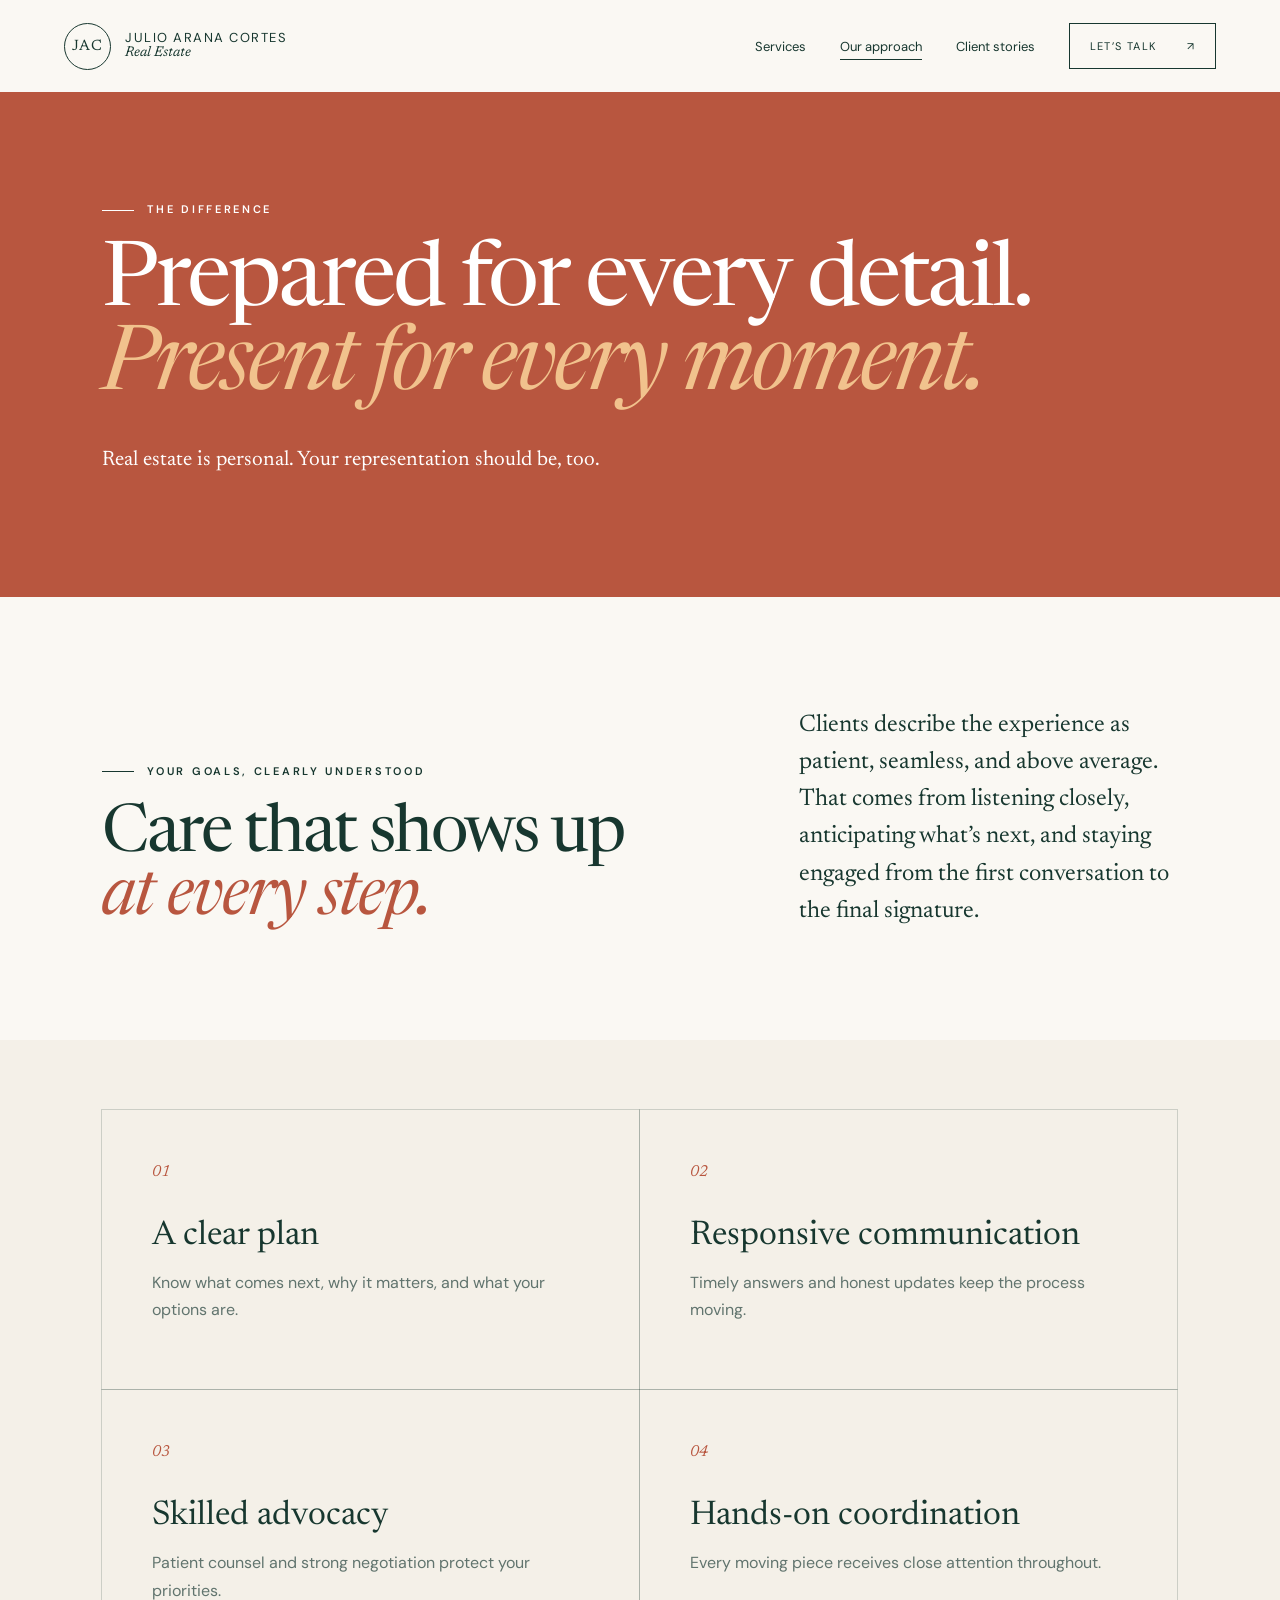
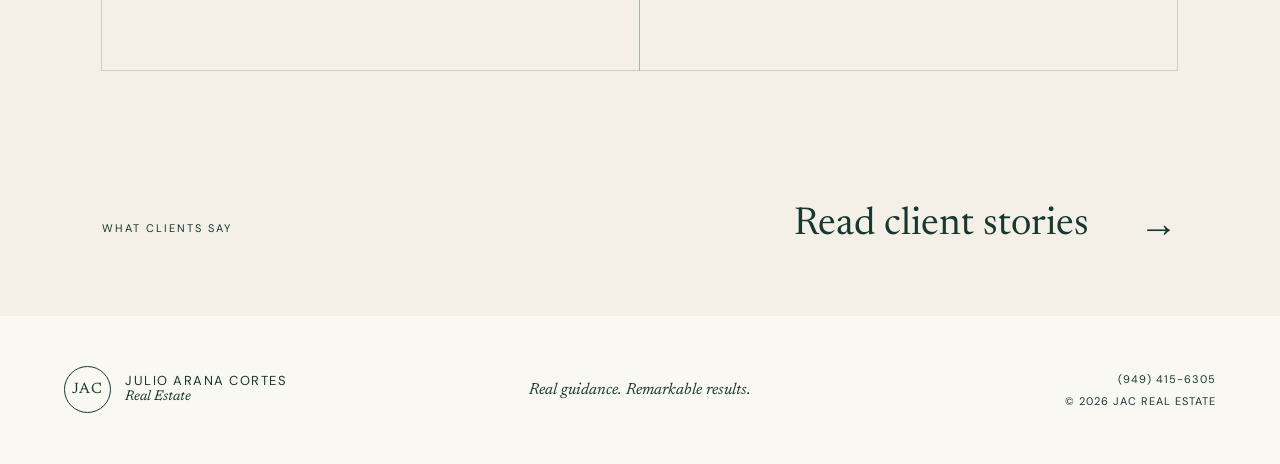
<file: approach.html>
<!doctype html><html lang="en"><head><meta charset="UTF-8"><meta name="viewport" content="width=device-width,initial-scale=1"><meta name="description" content="A prepared, personal approach to Southern California real estate."><title>Our Approach | Julio Arana Cortes Real Estate</title><link rel="stylesheet" href="styles.css"><link href="https://fonts.googleapis.com/css2?family=DM+Sans:wght@400;500;600&family=Newsreader:ital,opsz,wght@0,6..72,400;0,6..72,500;1,6..72,400&display=swap" rel="stylesheet"></head><body><header class="site-header"><a class="brand" href="index.html"><span class="brand-mark">JAC</span><span class="brand-name">Julio Arana Cortes<br><em>Real Estate</em></span></a><button class="menu-toggle" aria-expanded="false" aria-controls="main-nav"><span></span><span></span></button><nav id="main-nav"><a href="services.html">Services</a><a class="active" href="approach.html">Our approach</a><a href="reviews.html">Client stories</a><a class="nav-cta" href="contact.html">Let’s talk <span>↗</span></a></nav></header><main><section class="page-hero terra-hero"><p class="eyebrow">The difference</p><h1>Prepared for every detail.<br><em>Present for every moment.</em></h1><p>Real estate is personal. Your representation should be, too.</p></section><section class="approach-story"><div><p class="section-label">Your goals, clearly understood</p><h2>Care that shows up<br><em>at every step.</em></h2></div><p class="story-copy">Clients describe the experience as patient, seamless, and above average. That comes from listening closely, anticipating what’s next, and staying engaged from the first conversation to the final signature.</p></section><section class="principles"><article><span>01</span><h3>A clear plan</h3><p>Know what comes next, why it matters, and what your options are.</p></article><article><span>02</span><h3>Responsive communication</h3><p>Timely answers and honest updates keep the process moving.</p></article><article><span>03</span><h3>Skilled advocacy</h3><p>Patient counsel and strong negotiation protect your priorities.</p></article><article><span>04</span><h3>Hands-on coordination</h3><p>Every moving piece receives close attention throughout.</p></article></section><section class="next-page"><p>What clients say</p><a href="reviews.html">Read client stories <span>→</span></a></section></main><footer class="site-footer"><a class="brand" href="index.html"><span class="brand-mark">JAC</span><span class="brand-name">Julio Arana Cortes<br><em>Real Estate</em></span></a><p>Real guidance. Remarkable results.</p><div><a href="tel:+19494156305">(949) 415-6305</a><span>© <span data-year></span> JAC Real Estate</span></div></footer><script src="script.js"></script></body></html>
</file>
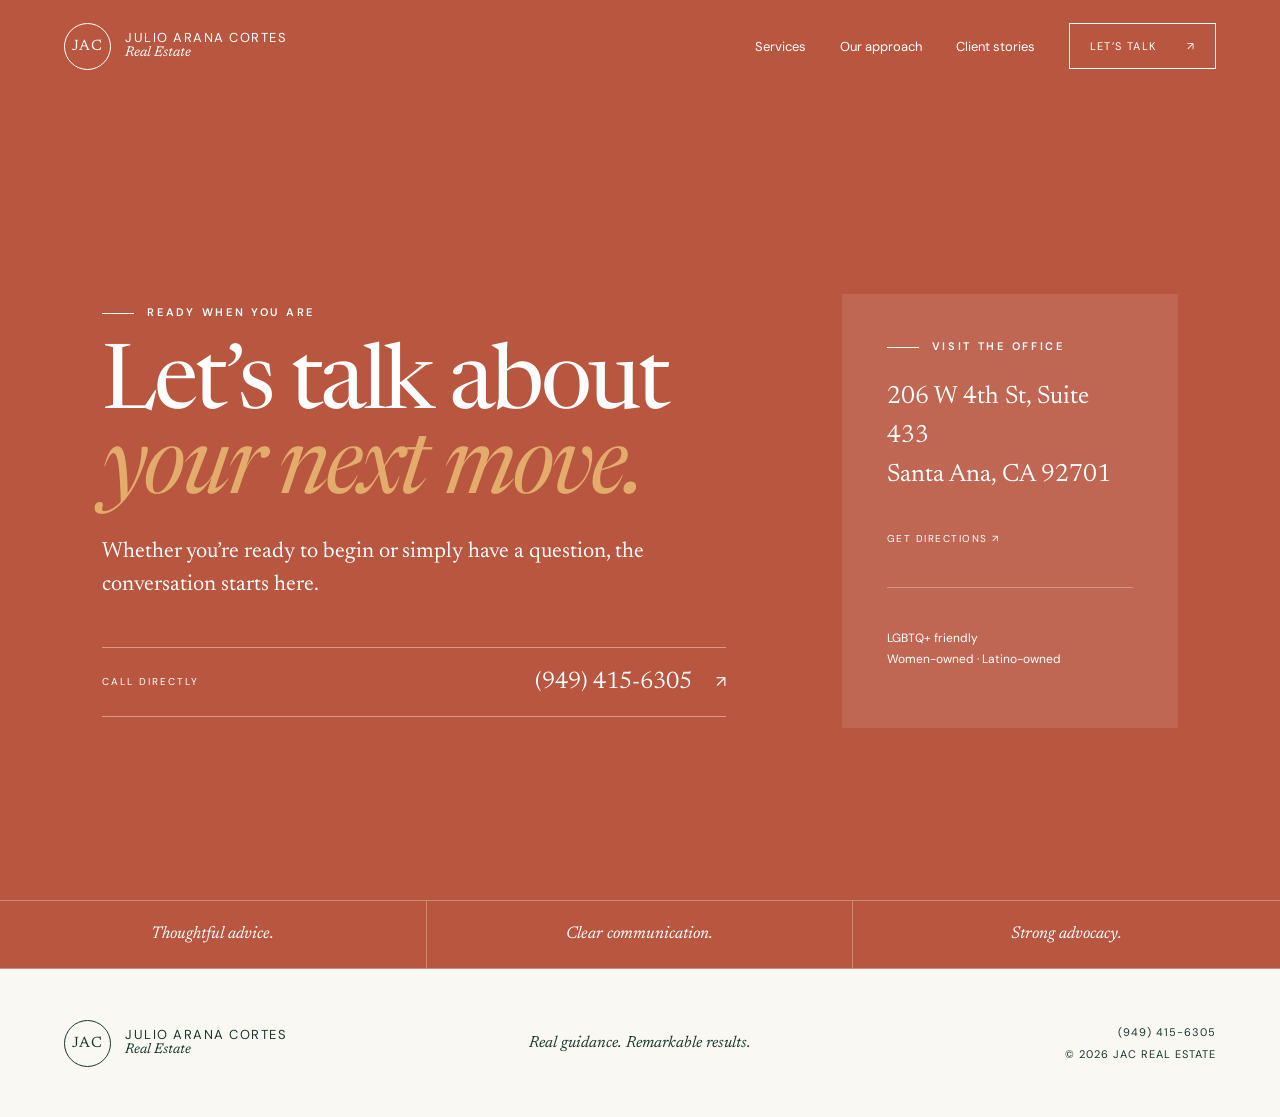
<file: contact.html>
<!doctype html><html lang="en"><head><meta charset="UTF-8"><meta name="viewport" content="width=device-width,initial-scale=1"><meta name="description" content="Contact Julio Arana Cortes Real Estate in Santa Ana, California."><title>Contact | Julio Arana Cortes Real Estate</title><link rel="stylesheet" href="styles.css"><link href="https://fonts.googleapis.com/css2?family=DM+Sans:wght@400;500;600&family=Newsreader:ital,opsz,wght@0,6..72,400;0,6..72,500;1,6..72,400&display=swap" rel="stylesheet"></head><body class="contact-page"><header class="site-header"><a class="brand" href="index.html"><span class="brand-mark">JAC</span><span class="brand-name">Julio Arana Cortes<br><em>Real Estate</em></span></a><button class="menu-toggle" aria-expanded="false" aria-controls="main-nav"><span></span><span></span></button><nav id="main-nav"><a href="services.html">Services</a><a href="approach.html">Our approach</a><a href="reviews.html">Client stories</a><a class="nav-cta active" href="contact.html">Let’s talk <span>↗</span></a></nav></header><main><section class="contact-main"><div><p class="eyebrow">Ready when you are</p><h1>Let’s talk about<br><em>your next move.</em></h1><p>Whether you’re ready to begin or simply have a question, the conversation starts here.</p><a class="contact-phone" href="tel:+19494156305"><small>Call directly</small><strong>(949) 415-6305</strong><span>↗</span></a></div><aside><p class="section-label">Visit the office</p><address>206 W 4th St, Suite 433<br>Santa Ana, CA 92701</address><a href="https://www.google.com/maps/search/?api=1&query=206+W+4th+St+Ste+433+Santa+Ana+CA+92701" target="_blank" rel="noopener">Get directions ↗</a><hr><p class="identity">LGBTQ+ friendly<br>Women-owned · Latino-owned</p></aside></section><section class="contact-note"><span>Thoughtful advice.</span><span>Clear communication.</span><span>Strong advocacy.</span></section></main><footer class="site-footer"><a class="brand" href="index.html"><span class="brand-mark">JAC</span><span class="brand-name">Julio Arana Cortes<br><em>Real Estate</em></span></a><p>Real guidance. Remarkable results.</p><div><a href="tel:+19494156305">(949) 415-6305</a><span>© <span data-year></span> JAC Real Estate</span></div></footer><script src="script.js"></script></body></html>
</file>
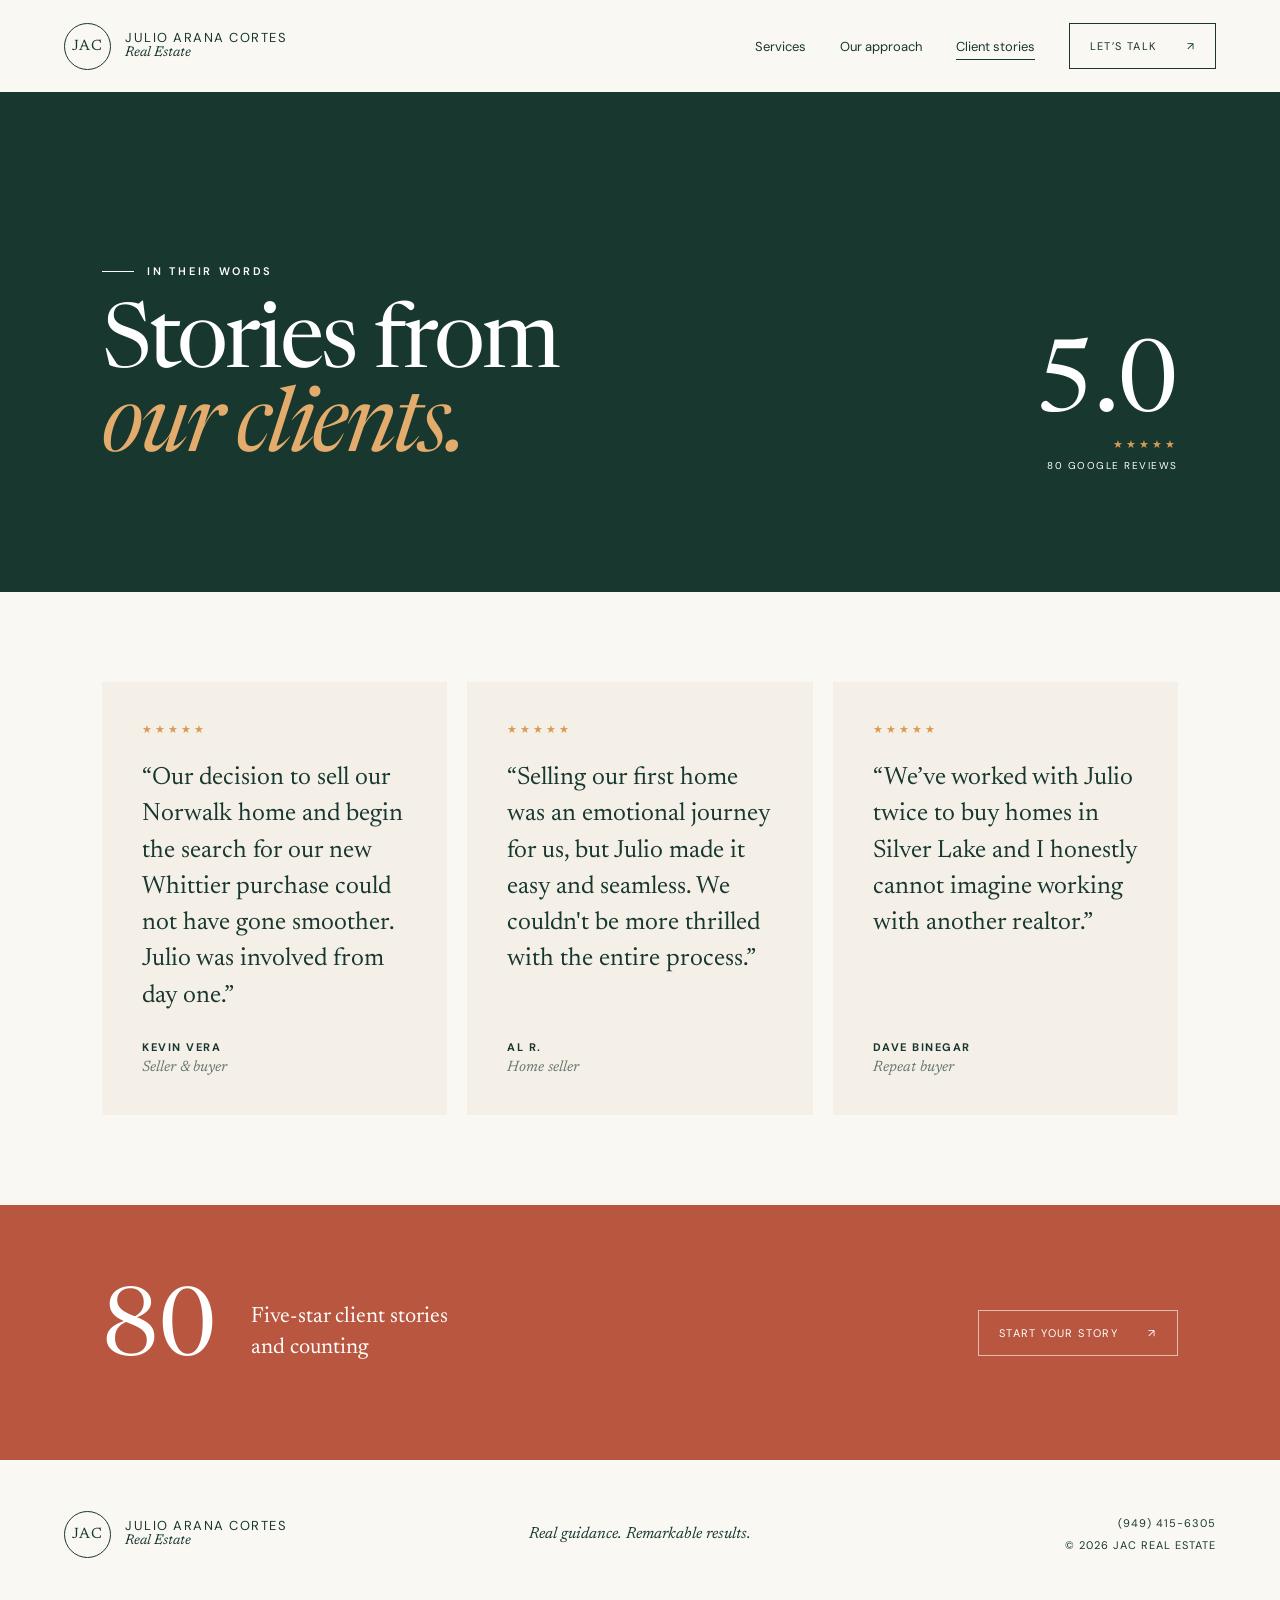
<file: reviews.html>
<!doctype html><html lang="en"><head><meta charset="UTF-8"><meta name="viewport" content="width=device-width,initial-scale=1"><meta name="description" content="Client stories and five-star reviews for Julio Arana Cortes Real Estate."><title>Client Stories | Julio Arana Cortes Real Estate</title><link rel="stylesheet" href="styles.css"><link href="https://fonts.googleapis.com/css2?family=DM+Sans:wght@400;500;600&family=Newsreader:ital,opsz,wght@0,6..72,400;0,6..72,500;1,6..72,400&display=swap" rel="stylesheet"></head><body><header class="site-header"><a class="brand" href="index.html"><span class="brand-mark">JAC</span><span class="brand-name">Julio Arana Cortes<br><em>Real Estate</em></span></a><button class="menu-toggle" aria-expanded="false" aria-controls="main-nav"><span></span><span></span></button><nav id="main-nav"><a href="services.html">Services</a><a href="approach.html">Our approach</a><a class="active" href="reviews.html">Client stories</a><a class="nav-cta" href="contact.html">Let’s talk <span>↗</span></a></nav></header><main><section class="page-hero reviews-hero"><div><p class="eyebrow">In their words</p><h1>Stories from<br><em>our clients.</em></h1></div><div class="big-rating"><strong>5.0</strong><span class="stars">★★★★★</span><small>80 Google reviews</small></div></section><section class="review-grid"><blockquote><span class="stars">★★★★★</span><p>“Our decision to sell our Norwalk home and begin the search for our new Whittier purchase could not have gone smoother. Julio was involved from day one.”</p><footer><strong>Kevin Vera</strong><small>Seller & buyer</small></footer></blockquote><blockquote><span class="stars">★★★★★</span><p>“Selling our first home was an emotional journey for us, but Julio made it easy and seamless. We couldn't be more thrilled with the entire process.”</p><footer><strong>Al R.</strong><small>Home seller</small></footer></blockquote><blockquote><span class="stars">★★★★★</span><p>“We’ve worked with Julio twice to buy homes in Silver Lake and I honestly cannot imagine working with another realtor.”</p><footer><strong>Dave Binegar</strong><small>Repeat buyer</small></footer></blockquote></section><section class="trust-band"><strong>80</strong><p>Five-star client stories<br>and counting</p><a class="button button-light" href="contact.html">Start your story <span>↗</span></a></section></main><footer class="site-footer"><a class="brand" href="index.html"><span class="brand-mark">JAC</span><span class="brand-name">Julio Arana Cortes<br><em>Real Estate</em></span></a><p>Real guidance. Remarkable results.</p><div><a href="tel:+19494156305">(949) 415-6305</a><span>© <span data-year></span> JAC Real Estate</span></div></footer><script src="script.js"></script></body></html>
</file>
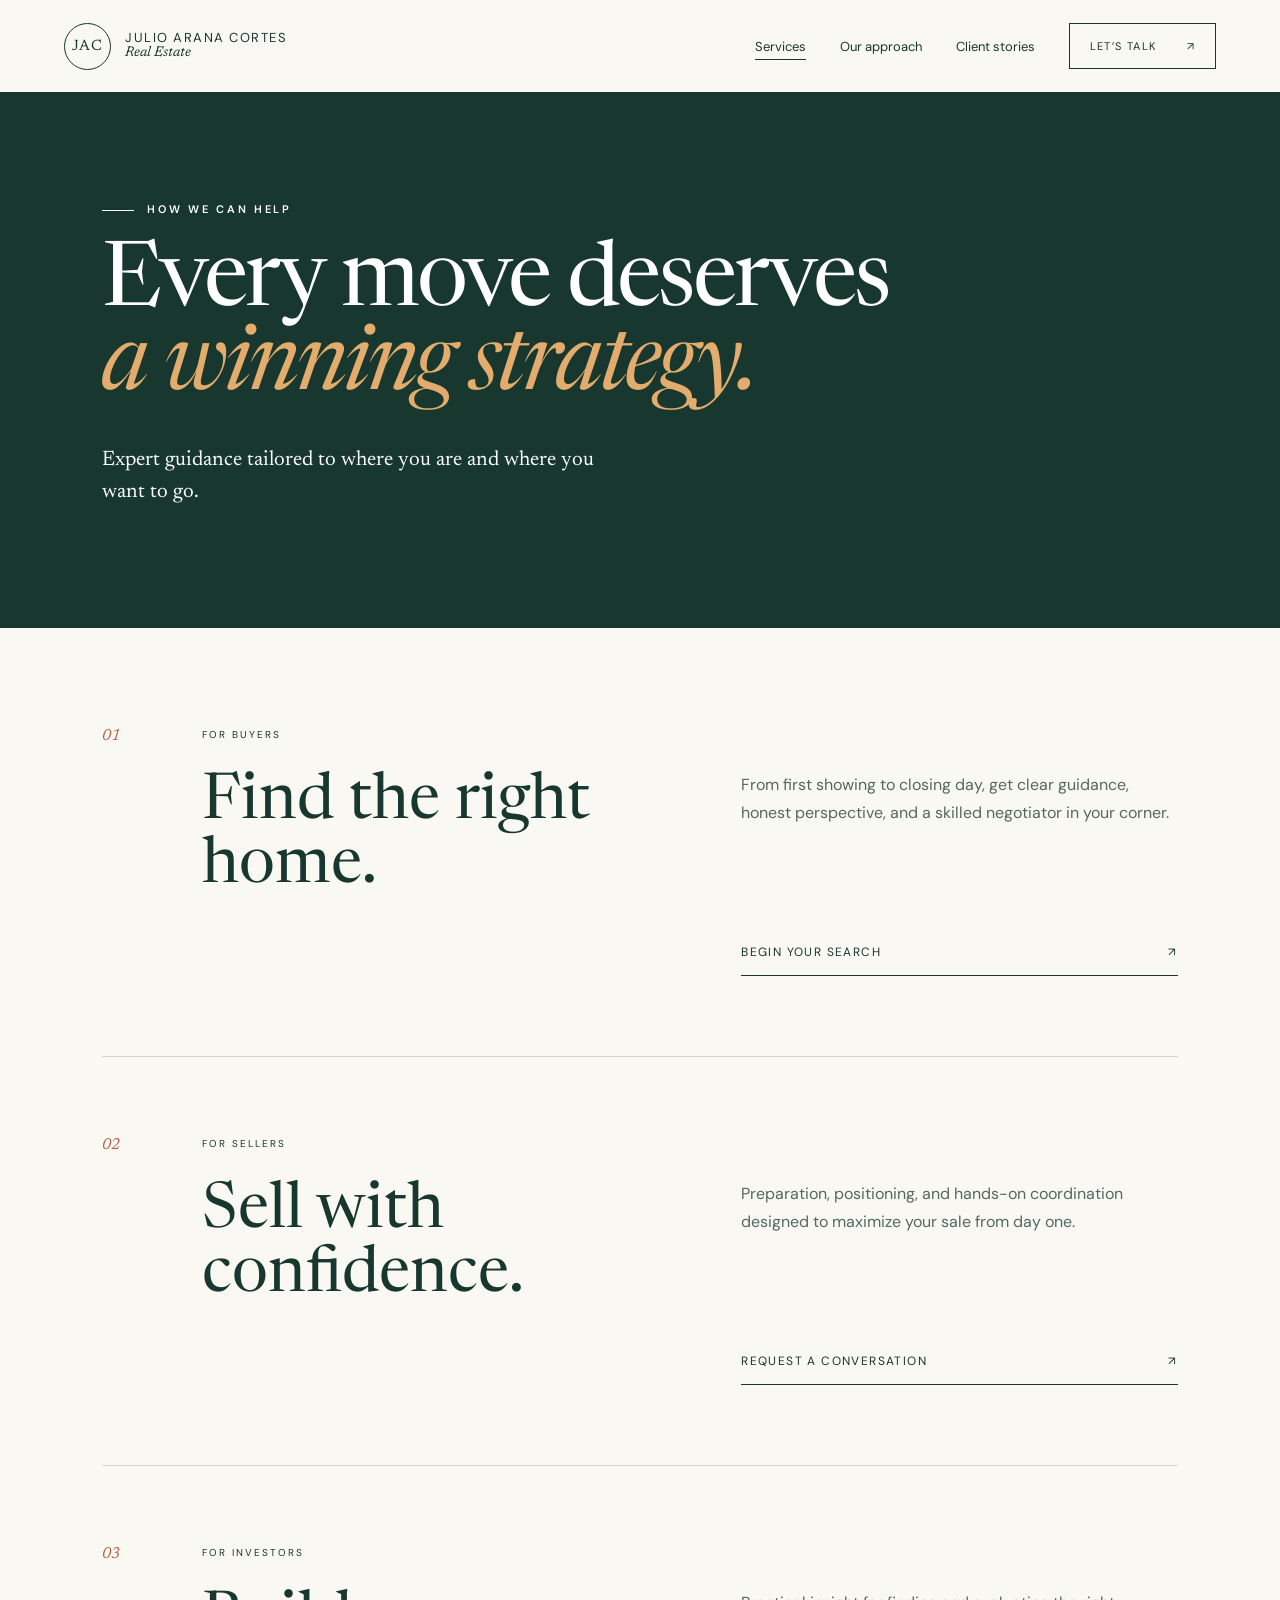
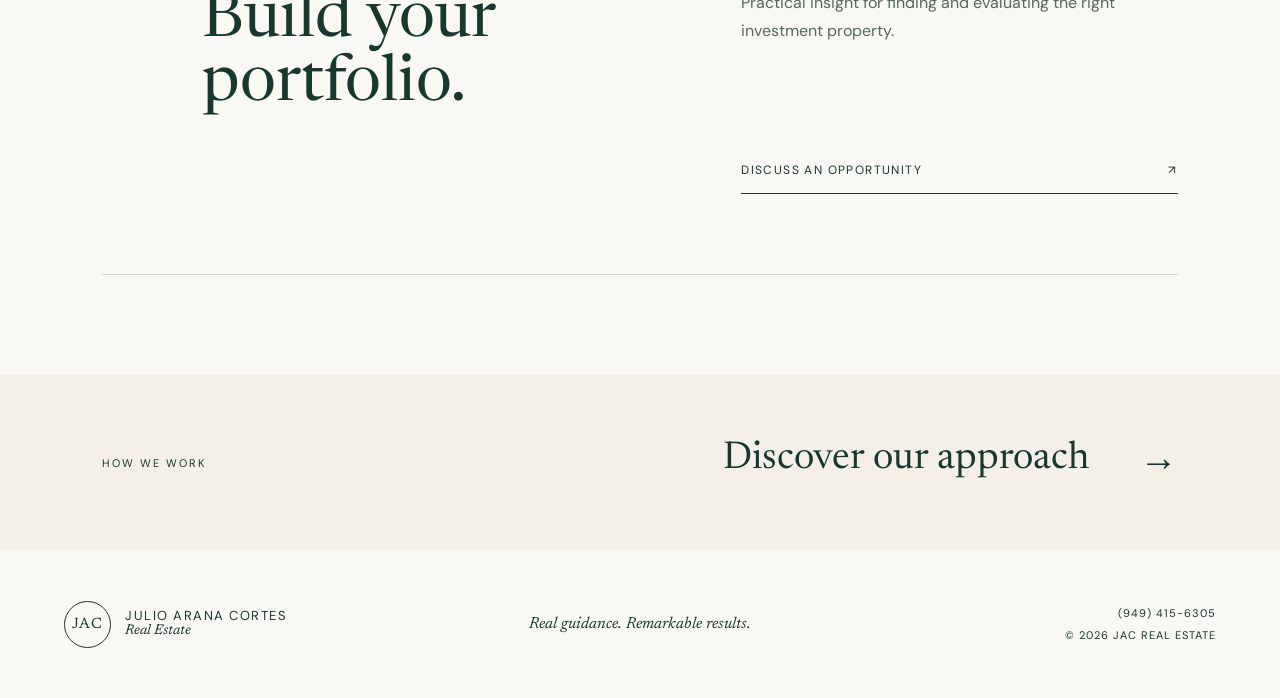
<file: services.html>
<!doctype html><html lang="en"><head><meta charset="UTF-8"><meta name="viewport" content="width=device-width,initial-scale=1"><meta name="description" content="Real estate services for Southern California buyers, sellers, and investors."><title>Services | Julio Arana Cortes Real Estate</title><link rel="stylesheet" href="styles.css"><link href="https://fonts.googleapis.com/css2?family=DM+Sans:wght@400;500;600&family=Newsreader:ital,opsz,wght@0,6..72,400;0,6..72,500;1,6..72,400&display=swap" rel="stylesheet"></head><body><header class="site-header"><a class="brand" href="index.html"><span class="brand-mark">JAC</span><span class="brand-name">Julio Arana Cortes<br><em>Real Estate</em></span></a><button class="menu-toggle" aria-expanded="false" aria-controls="main-nav"><span></span><span></span></button><nav id="main-nav"><a class="active" href="services.html">Services</a><a href="approach.html">Our approach</a><a href="reviews.html">Client stories</a><a class="nav-cta" href="contact.html">Let’s talk <span>↗</span></a></nav></header><main><section class="page-hero"><p class="eyebrow">How we can help</p><h1>Every move deserves<br><em>a winning strategy.</em></h1><p>Expert guidance tailored to where you are and where you want to go.</p></section><section class="detail-list"><article><span>01</span><div><p class="kicker">For buyers</p><h2>Find the right home.</h2><p>From first showing to closing day, get clear guidance, honest perspective, and a skilled negotiator in your corner.</p><a class="line-link" href="contact.html">Begin your search <span>↗</span></a></div></article><article><span>02</span><div><p class="kicker">For sellers</p><h2>Sell with confidence.</h2><p>Preparation, positioning, and hands-on coordination designed to maximize your sale from day one.</p><a class="line-link" href="contact.html">Request a conversation <span>↗</span></a></div></article><article><span>03</span><div><p class="kicker">For investors</p><h2>Build your portfolio.</h2><p>Practical insight for finding and evaluating the right investment property.</p><a class="line-link" href="contact.html">Discuss an opportunity <span>↗</span></a></div></article></section><section class="next-page"><p>How we work</p><a href="approach.html">Discover our approach <span>→</span></a></section></main><footer class="site-footer"><a class="brand" href="index.html"><span class="brand-mark">JAC</span><span class="brand-name">Julio Arana Cortes<br><em>Real Estate</em></span></a><p>Real guidance. Remarkable results.</p><div><a href="tel:+19494156305">(949) 415-6305</a><span>© <span data-year></span> JAC Real Estate</span></div></footer><script src="script.js"></script></body></html>
</file>
<file: styles.css>
@import url('pages.css');
:root{--ink:#17372f;--cream:#f4f0e8;--paper:#faf8f3;--terra:#b8563f;--gold:#d99b51;--line:rgba(23,55,47,.18)}
*{box-sizing:border-box}html{scroll-behavior:smooth}body{margin:0;color:var(--ink);background:var(--paper);font-family:"DM Sans",sans-serif}a{color:inherit;text-decoration:none}.site-header{height:92px;padding:0 5vw;display:flex;align-items:center;justify-content:space-between;background:var(--paper);position:relative;z-index:20}.brand{display:flex;align-items:center;gap:14px}.brand-mark{width:47px;height:47px;border:1px solid var(--ink);border-radius:50%;display:grid;place-items:center;font-family:"Newsreader",serif;font-size:15px;letter-spacing:1px}.brand-name{font-size:13px;line-height:1.1;text-transform:uppercase;letter-spacing:1.5px}.brand-name em{font-family:"Newsreader",serif;text-transform:none;letter-spacing:0;font-size:14px}nav{display:flex;align-items:center;gap:34px;font-size:13px}nav a:not(.nav-cta){position:relative}nav a:not(.nav-cta):after{content:"";position:absolute;left:0;bottom:-5px;width:0;height:1px;background:currentColor;transition:.3s}nav a:hover:after{width:100%}.nav-cta,.button{display:inline-flex;align-items:center;gap:30px;padding:15px 20px;border:1px solid currentColor;text-transform:uppercase;font-size:11px;letter-spacing:1.4px;transition:.25s}.nav-cta:hover{background:var(--ink);color:white}.menu-toggle{display:none;background:none;border:0}
.hero{height:calc(100vh - 92px);min-height:650px;position:relative;overflow:hidden;color:white}.hero-media{position:absolute;inset:0;background-image:url('assets/hero-socal.png'),linear-gradient(120deg,#29463c,#b76a4d);background-size:cover;background-position:center;transform:scale(1.02)}.hero-overlay{position:absolute;inset:0;background:linear-gradient(90deg,rgba(10,31,26,.87) 0%,rgba(10,31,26,.43) 50%,rgba(10,31,26,.08) 100%),linear-gradient(0deg,rgba(10,25,21,.3),transparent 55%)}.hero-content{position:absolute;left:8vw;top:50%;transform:translateY(-53%);max-width:720px}.eyebrow,.section-label{text-transform:uppercase;letter-spacing:2.7px;font-size:11px;font-weight:600;margin:0 0 26px}.eyebrow:before,.section-label:before{content:"";display:inline-block;width:32px;height:1px;background:currentColor;vertical-align:middle;margin-right:13px}.hero h1,.intro h2,.services h2,.approach h2,.reviews h2,.contact h2{font-family:"Newsreader",serif;font-weight:400;margin:0;line-height:.92;letter-spacing:-2px}.hero h1{font-size:clamp(68px,8vw,126px)}h1 em,h2 em{font-weight:400}.hero h1 em{color:#e2aa67}.hero-copy{max-width:550px;font-size:17px;line-height:1.65;margin:30px 0}.hero-actions{display:flex;align-items:center;gap:32px}.button-light{border-color:rgba(255,255,255,.6)}.button-light:hover{background:white;color:var(--ink)}.text-link{font-size:12px;text-transform:uppercase;letter-spacing:1.4px;display:flex;gap:22px}.rating-card{position:absolute;right:5vw;bottom:50px;padding:20px 25px;border-left:1px solid rgba(255,255,255,.5);backdrop-filter:blur(4px)}.rating-card div{display:flex;gap:15px;align-items:center}.rating-card strong{font-family:"Newsreader",serif;font-size:38px;font-weight:400}.stars{color:var(--gold);letter-spacing:3px;font-size:11px}.rating-card p{font-size:12px;line-height:1.5;margin:5px 0 0}.scroll-cue{position:absolute;bottom:0;left:2.5vw;display:flex;flex-direction:column;align-items:center;gap:12px;font-size:9px;text-transform:uppercase;letter-spacing:2px;writing-mode:vertical-rl}.scroll-cue i{font-style:normal;font-size:18px;padding-bottom:18px}
.intro{padding:120px 8vw 90px}.intro-grid{display:grid;grid-template-columns:1.5fr .8fr;gap:12vw;align-items:end}.intro h2,.approach h2,.reviews h2{font-size:clamp(48px,5.2vw,78px)}.intro h2 em,.approach h2 em,.reviews h2 em,.contact h2 em{color:var(--terra)}.intro-copy p{font-family:"Newsreader",serif;font-size:23px;line-height:1.45;margin:0 0 35px}.line-link{display:flex;justify-content:space-between;padding:15px 0;border-bottom:1px solid var(--ink);font-size:12px;text-transform:uppercase;letter-spacing:1.4px}.proof-row{display:grid;grid-template-columns:repeat(3,1fr);margin-top:100px;border-top:1px solid var(--line);border-bottom:1px solid var(--line)}.proof-row div{padding:35px;border-right:1px solid var(--line);display:flex;align-items:end;gap:16px}.proof-row div:last-child{border:0}.proof-row strong{font-family:"Newsreader",serif;font-size:54px;font-weight:400}.proof-row span{font-size:11px;text-transform:uppercase;letter-spacing:1.5px;padding-bottom:7px}
.services{background:var(--ink);color:#f6f0e5;padding:110px 8vw;display:grid;grid-template-columns:.8fr 1.2fr;gap:9vw}.section-label.light{color:#dbcbaa}.services h2{font-size:clamp(45px,5vw,70px)}.service-list{border-top:1px solid rgba(255,255,255,.25)}.service-card{display:grid;grid-template-columns:55px 1fr 40px;padding:34px 0;border-bottom:1px solid rgba(255,255,255,.25);align-items:start;transition:.25s}.service-card:hover{padding-left:12px;background:rgba(255,255,255,.025)}.service-card>span{font-family:"Newsreader",serif;color:#d8b77f}.service-card h3{font-family:"Newsreader",serif;font-size:34px;font-weight:400;margin:0 0 9px}.service-card p{margin:0;max-width:440px;color:#becbc5;line-height:1.6;font-size:14px}.service-card i{font-style:normal;font-size:20px}
.approach{display:grid;grid-template-columns:1fr 1.15fr;min-height:800px}.approach-visual{position:relative;background:var(--terra);overflow:hidden}.arch{position:absolute;border:1px solid rgba(249,238,222,.38);border-radius:50% 50% 0 0}.arch-one{width:70%;height:82%;left:15%;bottom:-15%}.arch-two{width:42%;height:55%;left:29%;bottom:-4%}.approach-visual:after{content:"";position:absolute;background:#d38658;width:24%;height:100%;left:38%;top:0;opacity:.55}.approach-visual span{position:absolute;z-index:2;top:50%;left:50%;transform:translate(-50%,-50%);font-family:"Newsreader",serif;font-size:140px;color:#f3eadd}.approach-content{padding:110px 8vw}.approach-content>p:not(.section-label){font-family:"Newsreader",serif;font-size:21px;line-height:1.55;margin:35px 0 50px;max-width:600px}.approach ul{list-style:none;margin:0;padding:0}.approach li{display:grid;grid-template-columns:55px 1fr;padding:19px 0;border-top:1px solid var(--line)}.approach li>span{font-size:11px;color:var(--terra)}.approach strong{font-family:"Newsreader",serif;font-size:22px;font-weight:500;display:block}.approach small{font-size:12px;color:#61746e}
.reviews{padding:110px 8vw;background:var(--cream)}.reviews-top{display:flex;justify-content:space-between;align-items:end}.review-summary{text-align:right;display:grid;justify-items:end;gap:6px}.review-summary strong{font-family:"Newsreader",serif;font-size:54px;font-weight:400;line-height:1}.review-summary small{font-size:11px;text-transform:uppercase;letter-spacing:1px}.quote-wrap{display:grid;grid-template-columns:55px 1fr 55px;align-items:center;margin-top:80px}.quote-arrow{width:48px;height:48px;border:1px solid var(--ink);border-radius:50%;background:transparent;color:var(--ink);font-size:18px;cursor:pointer;transition:.2s}.quote-arrow:hover{background:var(--ink);color:white}.quotes{position:relative;min-height:280px}.quotes blockquote{position:absolute;inset:0;opacity:0;transform:translateX(25px);transition:.5s;pointer-events:none;margin:0;text-align:center}.quotes blockquote.active{opacity:1;transform:none;pointer-events:auto}.quotes p{font-family:"Newsreader",serif;font-size:clamp(28px,3.2vw,46px);line-height:1.25;max-width:1000px;margin:0 auto 35px}.quotes footer{display:flex;flex-direction:column;gap:5px}.quotes footer strong{text-transform:uppercase;font-size:11px;letter-spacing:1.8px}.quotes footer span{font-family:"Newsreader",serif;font-style:italic;color:#6a7b75}
.contact{background:var(--terra);color:white;text-align:center;padding:115px 8vw 45px}.contact .section-label:before{display:none}.contact h2{font-size:clamp(66px,8vw,120px)}.contact h2 em{color:#f1c28d}.contact>.button{margin-top:48px}.contact-meta{border-top:1px solid rgba(255,255,255,.3);margin-top:95px;padding-top:28px;display:flex;justify-content:space-between;text-align:left;font-size:11px;line-height:1.7;text-transform:uppercase;letter-spacing:1.2px}.contact-meta span:last-child{text-align:right}.site-footer{padding:50px 5vw;display:grid;grid-template-columns:1fr 1fr 1fr;align-items:center}.site-footer>p{text-align:center;font-family:"Newsreader",serif;font-style:italic}.site-footer>div{display:flex;flex-direction:column;text-align:right;gap:8px;font-size:11px;text-transform:uppercase;letter-spacing:1px}
.reveal{animation:rise .9s ease both}.hero-content.reveal{animation-name:heroRise}@keyframes rise{from{opacity:0;transform:translateY(20px)}to{opacity:1;transform:translateY(0)}}@keyframes heroRise{from{opacity:0;transform:translateY(-48%)}to{opacity:1;transform:translateY(-53%)}}@media(max-width:850px){.site-header{height:78px}.menu-toggle{display:block;width:40px;height:40px;padding:9px}.menu-toggle span{display:block;height:1px;background:var(--ink);margin:7px 0}.site-header nav{display:none;position:absolute;top:78px;left:0;right:0;background:var(--paper);padding:28px 6vw;flex-direction:column;align-items:stretch}.site-header nav.open{display:flex}.hero{height:calc(100svh - 78px);min-height:680px}.hero-content{left:7vw;right:7vw;top:43%}.hero h1{font-size:17vw}.hero-copy{font-size:15px}.hero-actions{align-items:flex-start;flex-direction:column}.rating-card{left:7vw;right:auto;bottom:28px}.scroll-cue{display:none}.intro{padding:90px 7vw 70px}.intro-grid,.services,.approach{grid-template-columns:1fr}.intro-grid{gap:45px}.proof-row{margin-top:65px;grid-template-columns:1fr}.proof-row div{border-right:0;border-bottom:1px solid var(--line);padding:23px 5px}.services{padding:85px 7vw;gap:55px}.approach-visual{min-height:480px}.approach-content{padding:85px 7vw}.reviews{padding:85px 7vw}.reviews-top{align-items:flex-start;gap:40px}.quote-wrap{grid-template-columns:38px 1fr 38px;margin-top:60px}.quote-arrow{width:35px;height:35px}.quotes{min-height:330px}.contact{padding:90px 7vw 35px}.contact-meta{margin-top:75px}.site-footer{grid-template-columns:1fr;gap:30px}.site-footer>p,.site-footer>div{text-align:left}.site-footer>div{padding-top:25px;border-top:1px solid var(--line)}}@media(max-width:500px){.rating-card{display:none}.hero-content{top:49%}.hero h1{font-size:18vw}.hero-copy{margin:22px 0}.intro h2,.approach h2,.reviews h2{font-size:45px}.reviews-top{display:block}.review-summary{justify-items:start;text-align:left;margin-top:35px}.quotes{min-height:400px}.contact h2{font-size:17vw}.contact-meta{display:block}.contact-meta span{display:block}.contact-meta span:last-child{text-align:left;margin-top:20px}}
</file>
